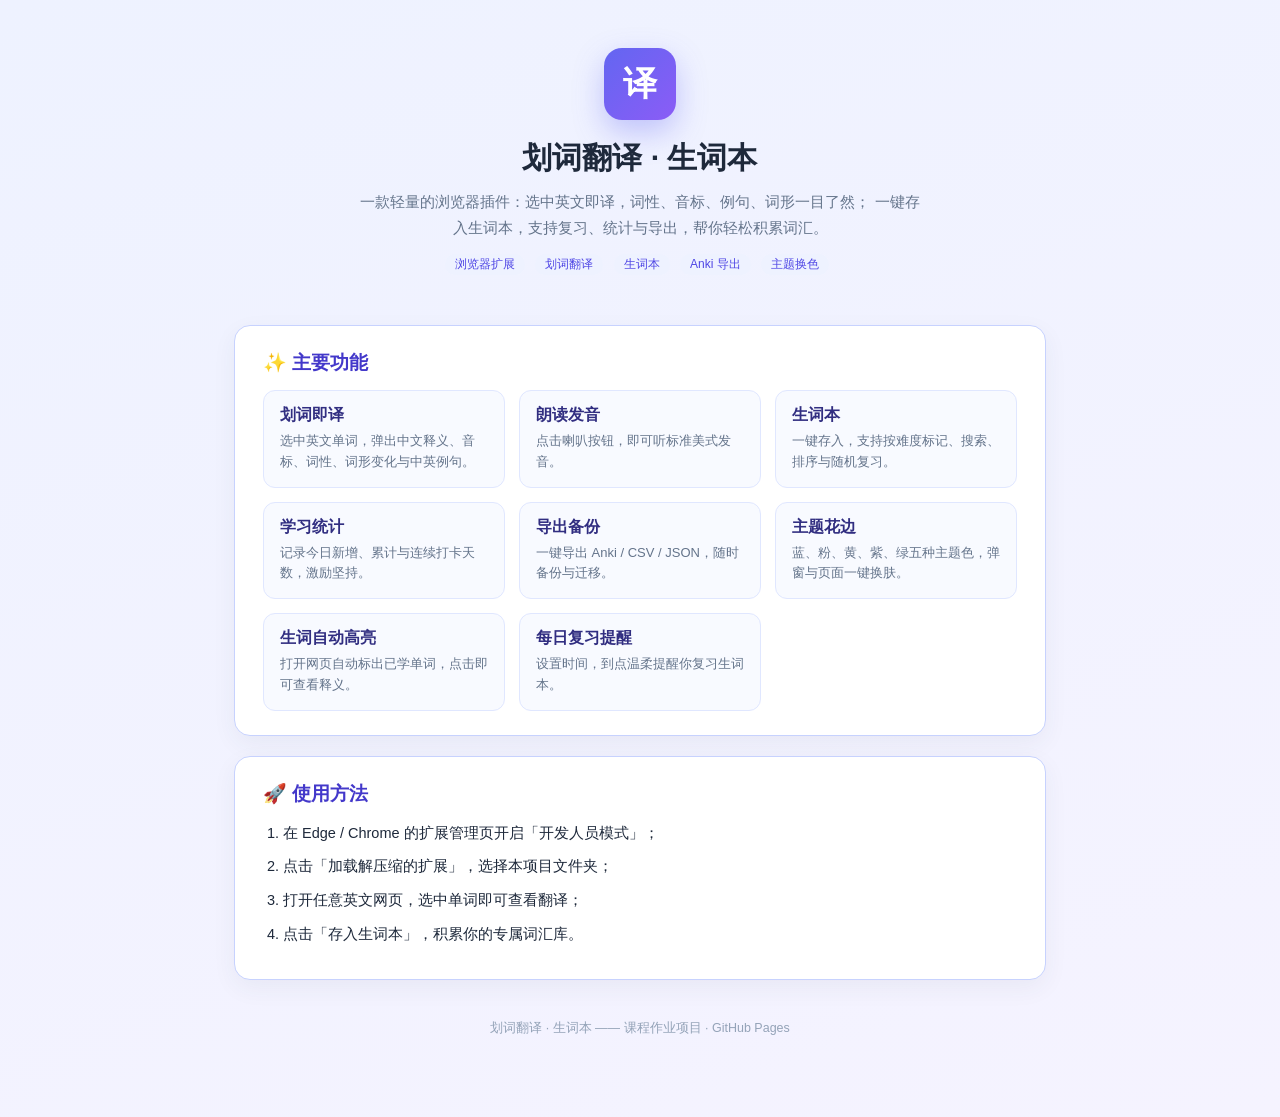
<file: index.html>
<!DOCTYPE html>
<html lang="zh-CN">
  <head>
    <meta charset="UTF-8" />
    <meta name="viewport" content="width=device-width, initial-scale=1" />
    <title>划词翻译 · 生词本 | 浏览器插件</title>
    <style>
      * { box-sizing: border-box; margin: 0; padding: 0; }
      body {
        font-family: "PingFang SC", "Microsoft YaHei", "Segoe UI", sans-serif;
        background: linear-gradient(160deg, #eef2ff 0%, #f5f3ff 100%);
        color: #1e293b;
        min-height: 100vh;
      }
      .wrap { max-width: 860px; margin: 0 auto; padding: 48px 24px 80px; }
      .hero { text-align: center; margin-bottom: 44px; }
      .logo {
        width: 72px; height: 72px; border-radius: 18px;
        background: linear-gradient(135deg, #6366f1, #8b5cf6);
        display: inline-flex; align-items: center; justify-content: center;
        color: #fff; font-size: 34px; font-weight: 700; margin-bottom: 18px;
        box-shadow: 0 12px 30px rgba(99, 102, 241, 0.35);
      }
      h1 { font-size: 30px; margin-bottom: 10px; }
      .sub { color: #64748b; font-size: 15px; max-width: 560px; margin: 0 auto; line-height: 1.7; }
      .card {
        background: #fff; border-radius: 16px; padding: 24px 28px; margin-top: 20px;
        border: 1.5px solid #c7d2fe; box-shadow: 0 8px 24px rgba(51, 65, 85, 0.06);
      }
      .card h2 { font-size: 19px; margin-bottom: 14px; color: #4338ca; }
      .grid { display: grid; grid-template-columns: repeat(auto-fill, minmax(230px, 1fr)); gap: 14px; }
      .feat {
        background: #f8faff; border: 1px solid #e0e7ff; border-radius: 12px; padding: 14px 16px;
      }
      .feat b { display: block; margin-bottom: 5px; color: #312e81; }
      .feat span { font-size: 13px; color: #64748b; line-height: 1.6; }
      ol.steps { padding-left: 20px; }
      ol.steps li { margin: 9px 0; font-size: 14.5px; line-height: 1.7; }
      .tag {
        display: inline-block; background: #eef2ff; color: #4f46e5;
        border-radius: 999px; padding: 2px 10px; font-size: 12px; margin-right: 6px; margin-bottom: 6px;
      }
      footer { text-align: center; color: #94a3b8; font-size: 12.5px; margin-top: 40px; }
    </style>
  </head>
  <body>
    <div class="wrap">
      <div class="hero">
        <div class="logo">译</div>
        <h1>划词翻译 · 生词本</h1>
        <p class="sub">
          一款轻量的浏览器插件：选中英文即译，词性、音标、例句、词形一目了然；
          一键存入生词本，支持复习、统计与导出，帮你轻松积累词汇。
        </p>
        <div style="margin-top:14px;">
          <span class="tag">浏览器扩展</span>
          <span class="tag">划词翻译</span>
          <span class="tag">生词本</span>
          <span class="tag">Anki 导出</span>
          <span class="tag">主题换色</span>
        </div>
      </div>

      <div class="card">
        <h2>✨ 主要功能</h2>
        <div class="grid">
          <div class="feat"><b>划词即译</b><span>选中英文单词，弹出中文释义、音标、词性、词形变化与中英例句。</span></div>
          <div class="feat"><b>朗读发音</b><span>点击喇叭按钮，即可听标准美式发音。</span></div>
          <div class="feat"><b>生词本</b><span>一键存入，支持按难度标记、搜索、排序与随机复习。</span></div>
          <div class="feat"><b>学习统计</b><span>记录今日新增、累计与连续打卡天数，激励坚持。</span></div>
          <div class="feat"><b>导出备份</b><span>一键导出 Anki / CSV / JSON，随时备份与迁移。</span></div>
          <div class="feat"><b>主题花边</b><span>蓝、粉、黄、紫、绿五种主题色，弹窗与页面一键换肤。</span></div>
          <div class="feat"><b>生词自动高亮</b><span>打开网页自动标出已学单词，点击即可查看释义。</span></div>
          <div class="feat"><b>每日复习提醒</b><span>设置时间，到点温柔提醒你复习生词本。</span></div>
        </div>
      </div>

      <div class="card">
        <h2>🚀 使用方法</h2>
        <ol class="steps">
          <li>在 Edge / Chrome 的扩展管理页开启「开发人员模式」；</li>
          <li>点击「加载解压缩的扩展」，选择本项目文件夹；</li>
          <li>打开任意英文网页，选中单词即可查看翻译；</li>
          <li>点击「存入生词本」，积累你的专属词汇库。</li>
        </ol>
      </div>

      <footer>划词翻译 · 生词本 —— 课程作业项目 · GitHub Pages</footer>
    </div>
  </body>
</html>
</file>
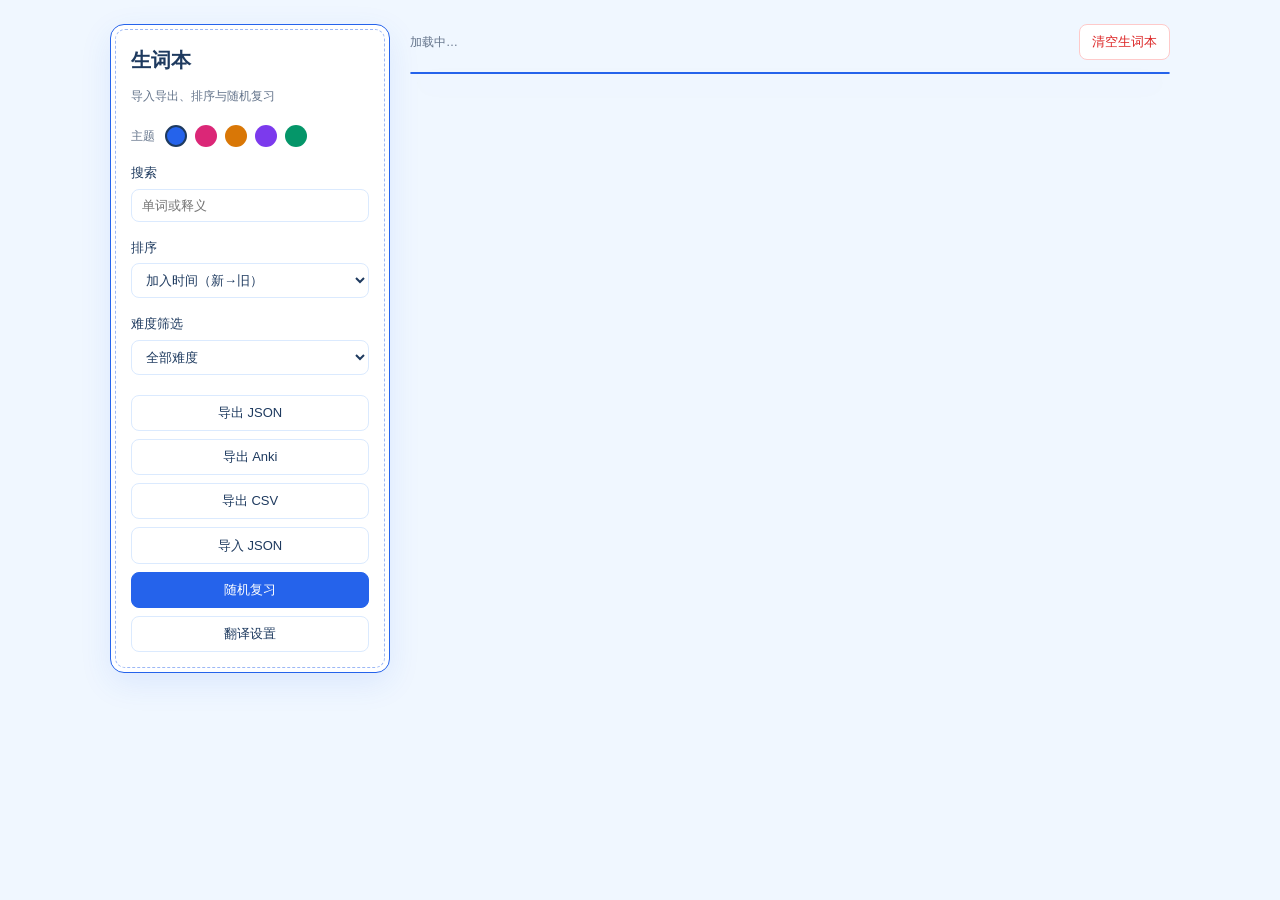
<file: vocab.html>
<!DOCTYPE html>
<html lang="zh-CN">
  <head>
    <meta charset="UTF-8" />
    <meta http-equiv="refresh" content="0; url=pages/vocab.html" />
    <title>生词本</title>
    <script>
      location.replace(chrome?.runtime?.getURL?.("pages/vocab.html") || "pages/vocab.html");
    </script>
  </head>
  <body>
    <p><a href="pages/vocab.html">打开生词本</a></p>
  </body>
</html>
</file>
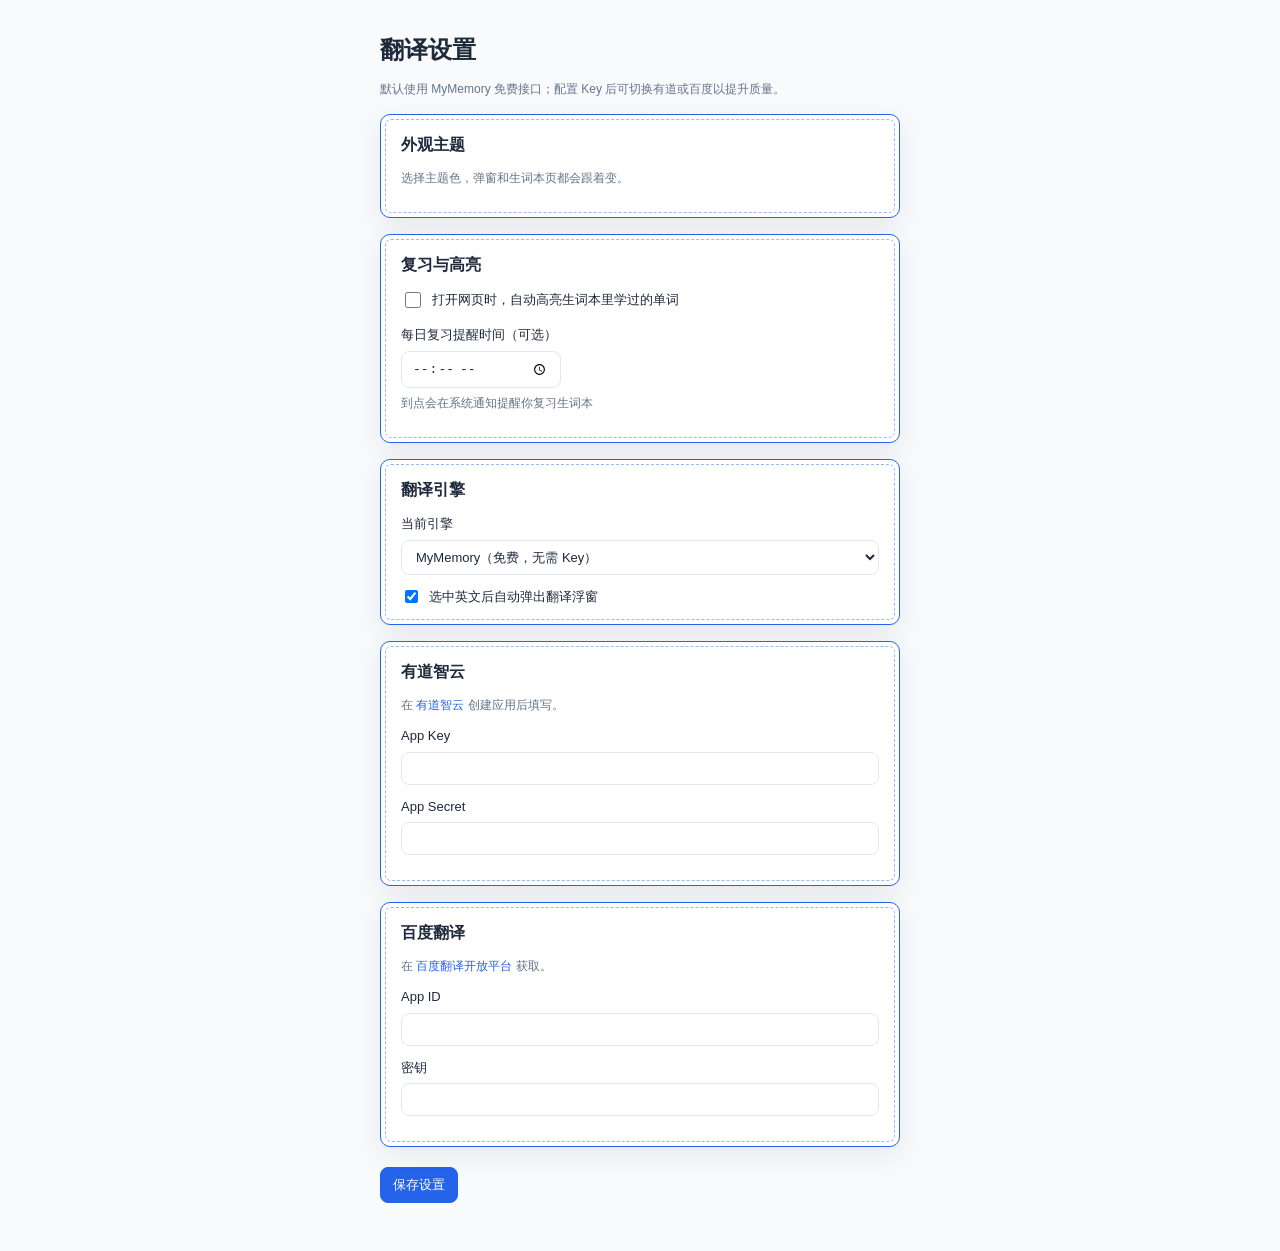
<file: options/options.html>
<!DOCTYPE html>
<html lang="zh-CN">
  <head>
    <meta charset="UTF-8" />
    <meta name="viewport" content="width=device-width, initial-scale=1" />
    <title>划词翻译 · 设置</title>
    <link rel="stylesheet" href="../styles/shared.css" />
    <link rel="stylesheet" href="options.css" />
  </head>
  <body>
    <main class="page">
      <header class="page-header">
        <h1>翻译设置</h1>
        <p class="muted">默认使用 MyMemory 免费接口；配置 Key 后可切换有道或百度以提升质量。</p>
      </header>

      <section class="card section">
        <h2>外观主题</h2>
        <p class="muted">选择主题色，弹窗和生词本页都会跟着变。</p>
        <div class="theme-row" id="theme-row"></div>
      </section>

      <section class="card section">
        <h2>复习与高亮</h2>
        <label class="toggle-row">
          <input type="checkbox" id="highlightAuto" />
          <span>打开网页时，自动高亮生词本里学过的单词</span>
        </label>
        <label class="field">
          <span>每日复习提醒时间（可选）</span>
          <input type="time" id="dailyReminderTime" class="input" />
          <small class="muted">到点会在系统通知提醒你复习生词本</small>
        </label>
      </section>

      <section class="card section">
        <h2>翻译引擎</h2>
        <label class="field">
          <span>当前引擎</span>
          <select id="provider" class="input">
            <option value="mymemory">MyMemory（免费，无需 Key）</option>
            <option value="youdao">有道智云</option>
            <option value="baidu">百度翻译</option>
          </select>
        </label>
        <label class="check">
          <input type="checkbox" id="autoPopup" checked />
          选中英文后自动弹出翻译浮窗
        </label>
      </section>

      <section class="card section">
        <h2>有道智云</h2>
        <p class="muted">在 <a href="https://ai.youdao.com/" target="_blank" rel="noreferrer">有道智云</a> 创建应用后填写。</p>
        <label class="field">
          <span>App Key</span>
          <input type="text" id="youdaoKey" class="input" autocomplete="off" />
        </label>
        <label class="field">
          <span>App Secret</span>
          <input type="password" id="youdaoSecret" class="input" autocomplete="off" />
        </label>
      </section>

      <section class="card section">
        <h2>百度翻译</h2>
        <p class="muted">在 <a href="https://fanyi-api.baidu.com/" target="_blank" rel="noreferrer">百度翻译开放平台</a> 获取。</p>
        <label class="field">
          <span>App ID</span>
          <input type="text" id="baiduId" class="input" autocomplete="off" />
        </label>
        <label class="field">
          <span>密钥</span>
          <input type="password" id="baiduSecret" class="input" autocomplete="off" />
        </label>
      </section>

      <div class="actions">
        <button type="button" id="btn-save" class="btn btn-primary">保存设置</button>
        <span id="status" class="muted"></span>
      </div>
    </main>
    <script type="module" src="options.js"></script>
  </body>
</html>
</file>
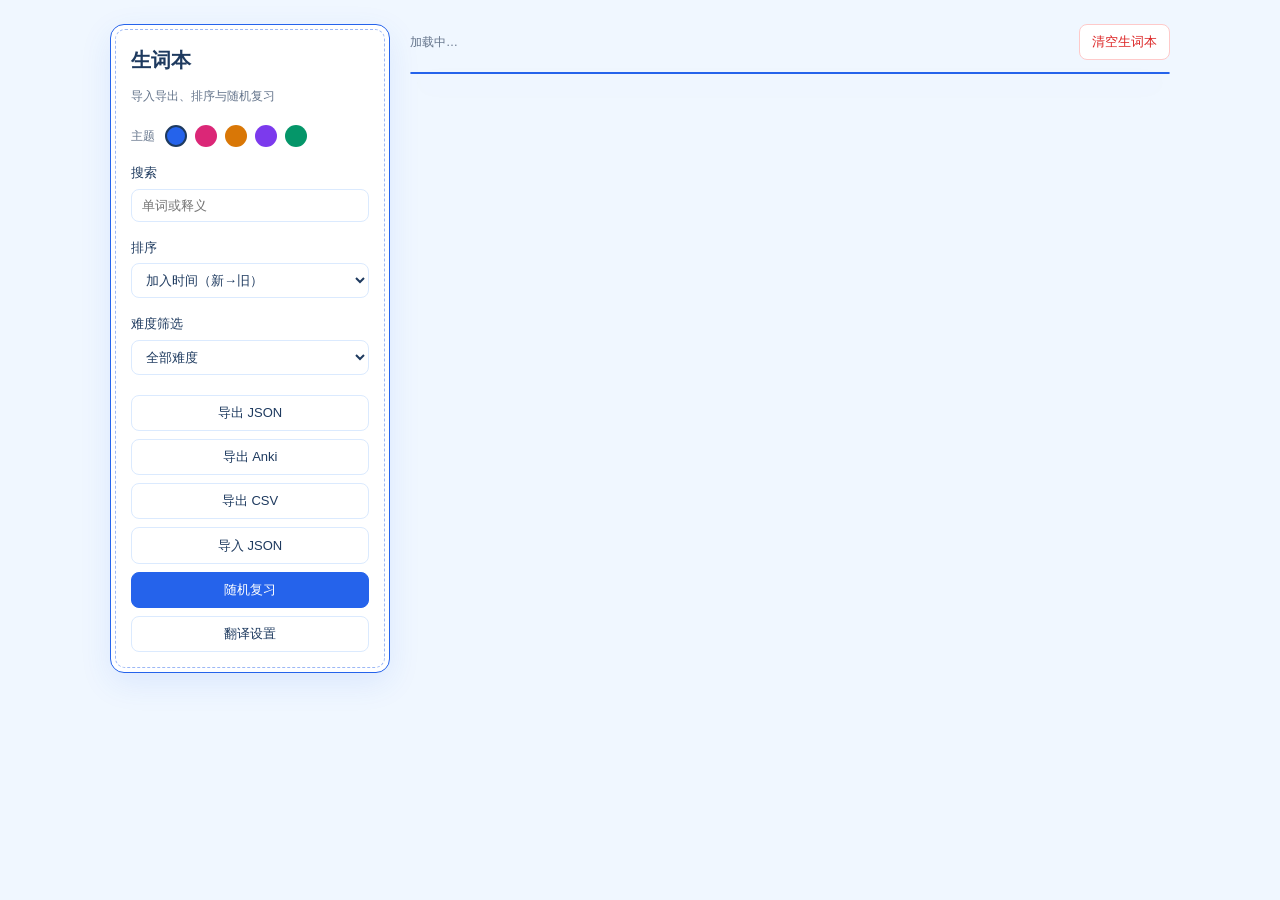
<file: pages/vocab.html>
<!DOCTYPE html>
<html lang="zh-CN">
  <head>
    <meta charset="UTF-8" />
    <meta name="viewport" content="width=device-width, initial-scale=1" />
    <title>生词本 · 完整列表</title>
    <link rel="stylesheet" href="../styles/shared.css" />
    <link rel="stylesheet" href="vocab.css" />
  </head>
  <body>
    <div class="layout">
      <aside class="sidebar card">
        <h1>生词本</h1>
        <p class="muted">导入导出、排序与随机复习</p>

        <div class="stats-row" id="stats-row"></div>
        <div class="theme-row" id="theme-row"></div>

        <label class="field">
          <span>搜索</span>
          <input type="search" id="search" class="input" placeholder="单词或释义" />
        </label>

        <label class="field">
          <span>排序</span>
          <select id="sort" class="input">
            <option value="time-desc">加入时间（新→旧）</option>
            <option value="time-asc">加入时间（旧→新）</option>
            <option value="alpha-asc">字母 A→Z</option>
            <option value="alpha-desc">字母 Z→A</option>
          </select>
        </label>

        <label class="field">
          <span>难度筛选</span>
          <select id="diff-filter" class="input">
            <option value="all">全部难度</option>
            <option value="unfamiliar">生疏</option>
            <option value="familiar">熟悉</option>
            <option value="mastered">掌握</option>
          </select>
        </label>

        <div class="side-actions">
          <button type="button" id="btn-export" class="btn">导出 JSON</button>
          <button type="button" id="btn-export-anki" class="btn">导出 Anki</button>
          <button type="button" id="btn-export-csv" class="btn">导出 CSV</button>
          <label class="btn import-label">
            导入 JSON
            <input type="file" id="import-file" accept="application/json,.json" hidden />
          </label>
          <button type="button" id="btn-review" class="btn btn-primary">随机复习</button>
          <button type="button" id="btn-options" class="btn">翻译设置</button>
        </div>
      </aside>

      <main class="main">
        <div class="main-toolbar">
          <span id="stats" class="muted">加载中…</span>
          <button type="button" id="btn-clear" class="btn btn-danger">清空生词本</button>
        </div>
        <div id="table-wrap" class="card table-wrap"></div>
      </main>
    </div>

    <dialog id="review-dialog" class="review-dialog card">
      <div class="review-inner">
        <p class="muted">随机复习 · 看英文想中文</p>
        <div id="review-word" class="review-word"></div>
        <div id="review-phonetic" class="review-phonetic muted"></div>
        <button type="button" id="btn-show-answer" class="btn btn-primary">显示答案</button>
        <div id="review-answer" class="review-answer hidden"></div>
        <div class="review-actions">
          <button type="button" id="btn-next" class="btn">下一词</button>
          <button type="button" id="btn-close-review" class="btn">关闭</button>
        </div>
      </div>
    </dialog>

    <script type="module" src="vocab.js"></script>
  </body>
</html>
</file>
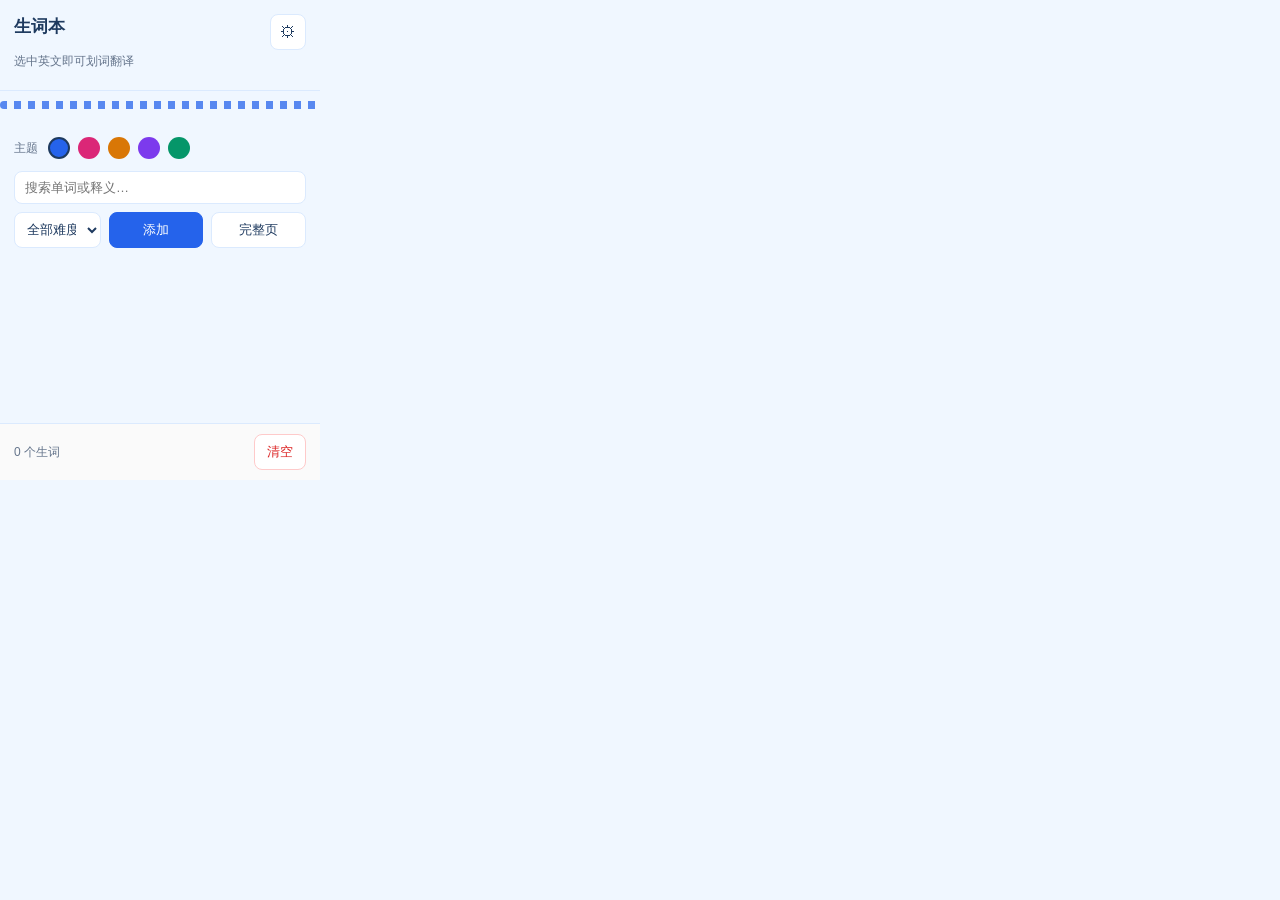
<file: popup/popup.html>
<!DOCTYPE html>
<html lang="zh-CN">
  <head>
    <meta charset="UTF-8" />
    <meta name="viewport" content="width=320, initial-scale=1" />
    <title>生词本</title>
    <link rel="stylesheet" href="../styles/shared.css" />
    <link rel="stylesheet" href="popup.css" />
  </head>
  <body>
    <header class="popup-header">
      <div>
        <h1>生词本</h1>
        <p class="muted">选中英文即可划词翻译</p>
      </div>
      <button type="button" id="btn-settings" class="btn btn-icon" title="设置">⚙</button>
    </header>

    <div class="lace-bar"></div>

    <section class="stats-row" id="stats-row"></section>

    <section class="theme-row" id="theme-row"></section>

    <section class="toolbar">
      <input type="search" id="search" class="input" placeholder="搜索单词或释义…" />
      <div class="toolbar-actions">
        <select id="diff-filter" class="input diff-filter">
          <option value="all">全部难度</option>
          <option value="unfamiliar">生疏</option>
          <option value="familiar">熟悉</option>
          <option value="mastered">掌握</option>
        </select>
        <button type="button" id="btn-add" class="btn btn-primary">添加</button>
        <button type="button" id="btn-open-full" class="btn">完整页</button>
      </div>
    </section>

    <section id="add-form" class="add-form card hidden">
      <input type="text" id="add-word" class="input" placeholder="英文单词或短语" />
      <input type="text" id="add-translation" class="input" placeholder="中文释义（可留空自动翻译）" />
      <div class="add-form-actions">
        <button type="button" id="btn-add-cancel" class="btn">取消</button>
        <button type="button" id="btn-add-save" class="btn btn-primary">保存</button>
      </div>
    </section>

    <ul id="vocab-list" class="vocab-list"></ul>

    <footer class="popup-footer">
      <span id="count-label" class="muted">0 个生词</span>
      <button type="button" id="btn-clear" class="btn btn-danger">清空</button>
    </footer>

    <script type="module" src="popup.js"></script>
  </body>
</html>
</file>
<file: styles/shared.css>
:root {
  --wst-bg: #f8fafc;
  --wst-surface: #ffffff;
  --wst-border: #e2e8f0;
  --wst-text: #1e293b;
  --wst-muted: #64748b;
  --wst-primary: #2563eb;
  --wst-primary-hover: #1d4ed8;
  --wst-danger: #dc2626;
  --wst-radius: 10px;
  --wst-shadow: 0 8px 30px rgba(15, 23, 42, 0.08);
}

* {
  box-sizing: border-box;
}

body {
  margin: 0;
  font-family: "Segoe UI", "PingFang SC", "Microsoft YaHei", sans-serif;
  font-size: 14px;
  color: var(--wst-text);
  background: var(--wst-bg);
  line-height: 1.5;
}

a {
  color: var(--wst-primary);
  text-decoration: none;
}

a:hover {
  text-decoration: underline;
}

.btn {
  display: inline-flex;
  align-items: center;
  justify-content: center;
  gap: 6px;
  border: 1px solid var(--wst-border);
  background: var(--wst-surface);
  color: var(--wst-text);
  border-radius: 8px;
  padding: 8px 12px;
  font-size: 13px;
  cursor: pointer;
  transition: background 0.15s, border-color 0.15s, color 0.15s;
}

.btn:hover {
  background: #f1f5f9;
  border-color: #cbd5e1;
}

.btn-primary {
  background: var(--wst-primary);
  border-color: var(--wst-primary);
  color: #fff;
}

.btn-primary:hover {
  background: var(--wst-primary-hover);
  border-color: var(--wst-primary-hover);
}

.btn-danger {
  color: var(--wst-danger);
  border-color: #fecaca;
}

.btn-danger:hover {
  background: #fef2f2;
}

.input {
  width: 100%;
  border: 1px solid var(--wst-border);
  border-radius: 8px;
  padding: 8px 10px;
  font-size: 13px;
  background: #fff;
  color: var(--wst-text);
}

.input:focus {
  outline: none;
  border-color: #93c5fd;
  box-shadow: 0 0 0 3px rgba(37, 99, 235, 0.15);
}

.card {
  background: var(--wst-surface);
  border: 1.5px solid var(--wst-primary);
  border-radius: var(--wst-radius);
  box-shadow: var(--wst-shadow);
  position: relative;
}

/* 主题色花边：卡片内层一圈虚线 */
.card::after {
  content: "";
  position: absolute;
  inset: 4px;
  border: 1px dashed color-mix(in srgb, var(--wst-primary) 45%, transparent);
  border-radius: calc(var(--wst-radius) - 4px);
  pointer-events: none;
}

/* 彩条花边（标题下/底部装饰，随主题色变化） */
.lace-bar {
  height: 8px;
  border-radius: 4px;
  background: repeating-linear-gradient(
    90deg,
    var(--wst-primary) 0 7px,
    transparent 7px 14px
  );
  opacity: 0.75;
  margin: 10px 0;
}

/* 小猫吉祥物 */
.wst-cat {
  display: inline-flex;
  flex-direction: column;
  align-items: center;
  gap: 4px;
  cursor: pointer;
  transition: transform 0.2s;
}
.wst-cat:hover {
  transform: scale(1.06) rotate(-4deg);
}
.wst-cat-bubble {
  position: relative;
  background: var(--wst-accent-soft, #eff6ff);
  color: var(--wst-text);
  border: 1px solid var(--wst-primary);
  border-radius: 12px;
  padding: 7px 11px;
  font-size: 12.5px;
  max-width: 240px;
  text-align: center;
}
.wst-cat-bubble::before {
  content: "";
  position: absolute;
  top: -7px;
  left: 22px;
  border: 7px solid transparent;
  border-bottom-color: var(--wst-primary);
}

/* 主题切换色点 */
.theme-row {
  display: flex;
  align-items: center;
  gap: 8px;
  margin-top: 8px;
}
.theme-row .theme-label {
  font-size: 12px;
  color: var(--wst-muted);
  margin-right: 2px;
}
.theme-dot {
  width: 22px;
  height: 22px;
  border-radius: 50%;
  cursor: pointer;
  border: 2px solid transparent;
  transition: transform 0.15s, border-color 0.15s;
}
.theme-dot:hover {
  transform: scale(1.15);
}
.theme-dot.active {
  border-color: var(--wst-text);
}

/* 学习统计徽章 */
.stat-badges {
  display: flex;
  gap: 8px;
  flex-wrap: wrap;
  margin: 6px 0;
}
.stat-badge {
  background: var(--wst-accent-soft, #eff6ff);
  color: var(--wst-text);
  border: 1px solid var(--wst-primary);
  border-radius: 999px;
  padding: 3px 10px;
  font-size: 12px;
  font-weight: 600;
}

/* 难易标记 */
.diff-select {
  font-size: 12px;
  padding: 2px 6px;
  border-radius: 6px;
  border: 1px solid var(--wst-border);
  color: var(--wst-text);
  background: var(--wst-surface);
}
.diff-tag {
  display: inline-block;
  border-radius: 999px;
  padding: 1px 8px;
  font-size: 11px;
  font-weight: 600;
}
.diff-unfamiliar {
  background: #fee2e2;
  color: #b91c1c;
}
.diff-familiar {
  background: #fef3c7;
  color: #92400e;
}
.diff-mastered {
  background: #d1fae5;
  color: #065f46;
}

.muted {
  color: var(--wst-muted);
  font-size: 12px;
}

.empty {
  text-align: center;
  padding: 32px 16px;
  color: var(--wst-muted);
}
</file>
<file: options/options.css>
.page {
  max-width: 560px;
  margin: 0 auto;
  padding: 32px 20px 48px;
}

.page-header h1 {
  margin: 0 0 8px;
  font-size: 24px;
}

.section {
  padding: 18px 20px;
  margin-top: 16px;
}

.section h2 {
  margin: 0 0 12px;
  font-size: 16px;
}

.field {
  display: flex;
  flex-direction: column;
  gap: 6px;
  margin-bottom: 12px;
  font-size: 13px;
}

.check {
  display: flex;
  align-items: center;
  gap: 8px;
  font-size: 13px;
  cursor: pointer;
}

.actions {
  margin-top: 20px;
  display: flex;
  align-items: center;
  gap: 12px;
}

#status.ok {
  color: #059669;
}

.toggle-row {
  display: flex;
  align-items: center;
  gap: 8px;
  font-size: 13px;
  cursor: pointer;
  margin-bottom: 14px;
}
.toggle-row input {
  width: 16px;
  height: 16px;
  accent-color: var(--wst-primary, #4f46e5);
}
.field small {
  color: var(--wst-muted, #64748b);
  font-size: 12px;
}
.field input[type="time"] {
  max-width: 160px;
}
</file>
<file: pages/vocab.css>
body {
  min-height: 100vh;
}

.layout {
  display: grid;
  grid-template-columns: 280px 1fr;
  gap: 20px;
  max-width: 1100px;
  margin: 0 auto;
  padding: 24px 20px 40px;
}

@media (max-width: 800px) {
  .layout {
    grid-template-columns: 1fr;
  }
}

.sidebar {
  padding: 20px;
  height: fit-content;
  position: sticky;
  top: 20px;
}

.sidebar h1 {
  margin: 0 0 4px;
  font-size: 20px;
}

.field {
  display: flex;
  flex-direction: column;
  gap: 6px;
  margin-top: 16px;
  font-size: 13px;
}

.side-actions {
  display: flex;
  flex-direction: column;
  gap: 8px;
  margin-top: 20px;
}

.import-label {
  cursor: pointer;
  text-align: center;
}

.main-toolbar {
  display: flex;
  align-items: center;
  justify-content: space-between;
  margin-bottom: 12px;
}

.table-wrap {
  overflow: auto;
}

table {
  width: 100%;
  border-collapse: collapse;
  font-size: 13px;
}

th,
td {
  text-align: left;
  padding: 12px 14px;
  border-bottom: 1px solid #f1f5f9;
  vertical-align: top;
}

th {
  background: #f8fafc;
  font-weight: 600;
  color: #475569;
  position: sticky;
  top: 0;
}

tr:hover td {
  background: #fafafa;
}

.word-cell {
  font-weight: 600;
}

.link-cell a {
  word-break: break-all;
}

.btn-row {
  border: none;
  background: transparent;
  color: #94a3b8;
  cursor: pointer;
  padding: 4px 8px;
  border-radius: 6px;
}

.btn-row:hover {
  background: #fee2e2;
  color: var(--wst-danger);
}

.review-dialog {
  border: none;
  padding: 0;
  max-width: 420px;
  width: calc(100% - 32px);
  border-radius: 14px;
}

.review-dialog::backdrop {
  background: rgba(15, 23, 42, 0.35);
}

.review-inner {
  padding: 24px;
  text-align: center;
}

.review-word {
  font-size: 28px;
  font-weight: 700;
  margin: 16px 0 8px;
  word-break: break-word;
}

.review-answer {
  margin: 16px 0;
  padding: 14px;
  background: #f1f5f9;
  border-radius: 10px;
  font-size: 16px;
  line-height: 1.6;
}

.review-actions {
  display: flex;
  gap: 8px;
  justify-content: center;
  margin-top: 12px;
}

.hidden {
  display: none !important;
}

.cat-zone {
  display: flex;
  justify-content: center;
  margin-top: 12px;
}
.stats-row {
  display: flex;
  gap: 6px;
  flex-wrap: wrap;
  margin-top: 10px;
}
.theme-row {
  margin-top: 8px;
}
.diff-cell {
  white-space: nowrap;
}
.diff-tag {
  cursor: pointer;
}
.sense-cell {
  max-width: 220px;
  word-break: break-word;
  font-size: 12px;
  color: var(--wst-muted);
}
.review-cat {
  margin-top: 12px;
  color: var(--wst-primary);
  font-size: 13px;
}
</file>
<file: popup/popup.css>
body {
  width: 320px;
  min-height: 480px;
  max-height: 480px;
  display: flex;
  flex-direction: column;
  overflow: hidden;
  background: var(--wst-bg);
  transition: background 0.3s;
}

.popup-header {
  display: flex;
  align-items: flex-start;
  justify-content: space-between;
  padding: 14px 14px 8px;
  border-bottom: 1px solid var(--wst-border);
}

.popup-header h1 {
  margin: 0;
  font-size: 17px;
  font-weight: 700;
}

.btn-icon {
  width: 36px;
  height: 36px;
  padding: 0;
  font-size: 16px;
}

.toolbar {
  padding: 10px 14px;
  display: flex;
  flex-direction: column;
  gap: 8px;
}

.toolbar-actions {
  display: flex;
  gap: 8px;
}

.toolbar-actions .btn {
  flex: 1;
}

.add-form {
  margin: 0 14px 8px;
  padding: 10px;
  display: flex;
  flex-direction: column;
  gap: 8px;
}

.add-form.hidden {
  display: none;
}

.add-form-actions {
  display: flex;
  gap: 8px;
  justify-content: flex-end;
}

.vocab-list {
  list-style: none;
  margin: 0;
  padding: 0 8px;
  flex: 1;
  overflow-y: auto;
}

.vocab-item {
  display: flex;
  gap: 8px;
  padding: 10px 8px;
  border-radius: 8px;
  border-bottom: 1px solid #f1f5f9;
  transition: background 0.15s;
}

.vocab-item:hover {
  background: #f8fafc;
}

.vocab-item-main {
  flex: 1;
  min-width: 0;
}

.vocab-word {
  font-weight: 600;
  font-size: 14px;
  word-break: break-word;
}

.vocab-meta {
  font-size: 12px;
  color: var(--wst-muted);
  margin-top: 2px;
}

.vocab-trans {
  font-size: 13px;
  color: #334155;
  margin-top: 4px;
  word-break: break-word;
}

.vocab-item .btn-delete {
  border: none;
  background: transparent;
  color: #94a3b8;
  cursor: pointer;
  padding: 4px 6px;
  border-radius: 6px;
  align-self: flex-start;
}

.vocab-item .btn-delete:hover {
  background: #fee2e2;
  color: var(--wst-danger);
}

.popup-footer {
  display: flex;
  align-items: center;
  justify-content: space-between;
  padding: 10px 14px;
  border-top: 1px solid var(--wst-border);
  background: #fafafa;
}

.hidden {
  display: none !important;
}

.cat-zone {
  padding: 8px 14px 2px;
}
.cat-widget {
  display: flex;
  justify-content: center;
  padding: 4px 0 2px;
}
.stats-row {
  display: flex;
  gap: 6px;
  padding: 4px 14px 0;
  flex-wrap: wrap;
}
.theme-row {
  padding: 6px 14px 2px;
}
.diff-filter {
  flex: 1;
  min-width: 0;
  padding: 8px 8px;
}
.vocab-senses {
  font-size: 12px;
  color: var(--wst-muted);
  margin-top: 4px;
  word-break: break-word;
}
.vocab-word .diff-tag {
  margin-left: 6px;
  cursor: pointer;
  vertical-align: 1px;
}
</file>
